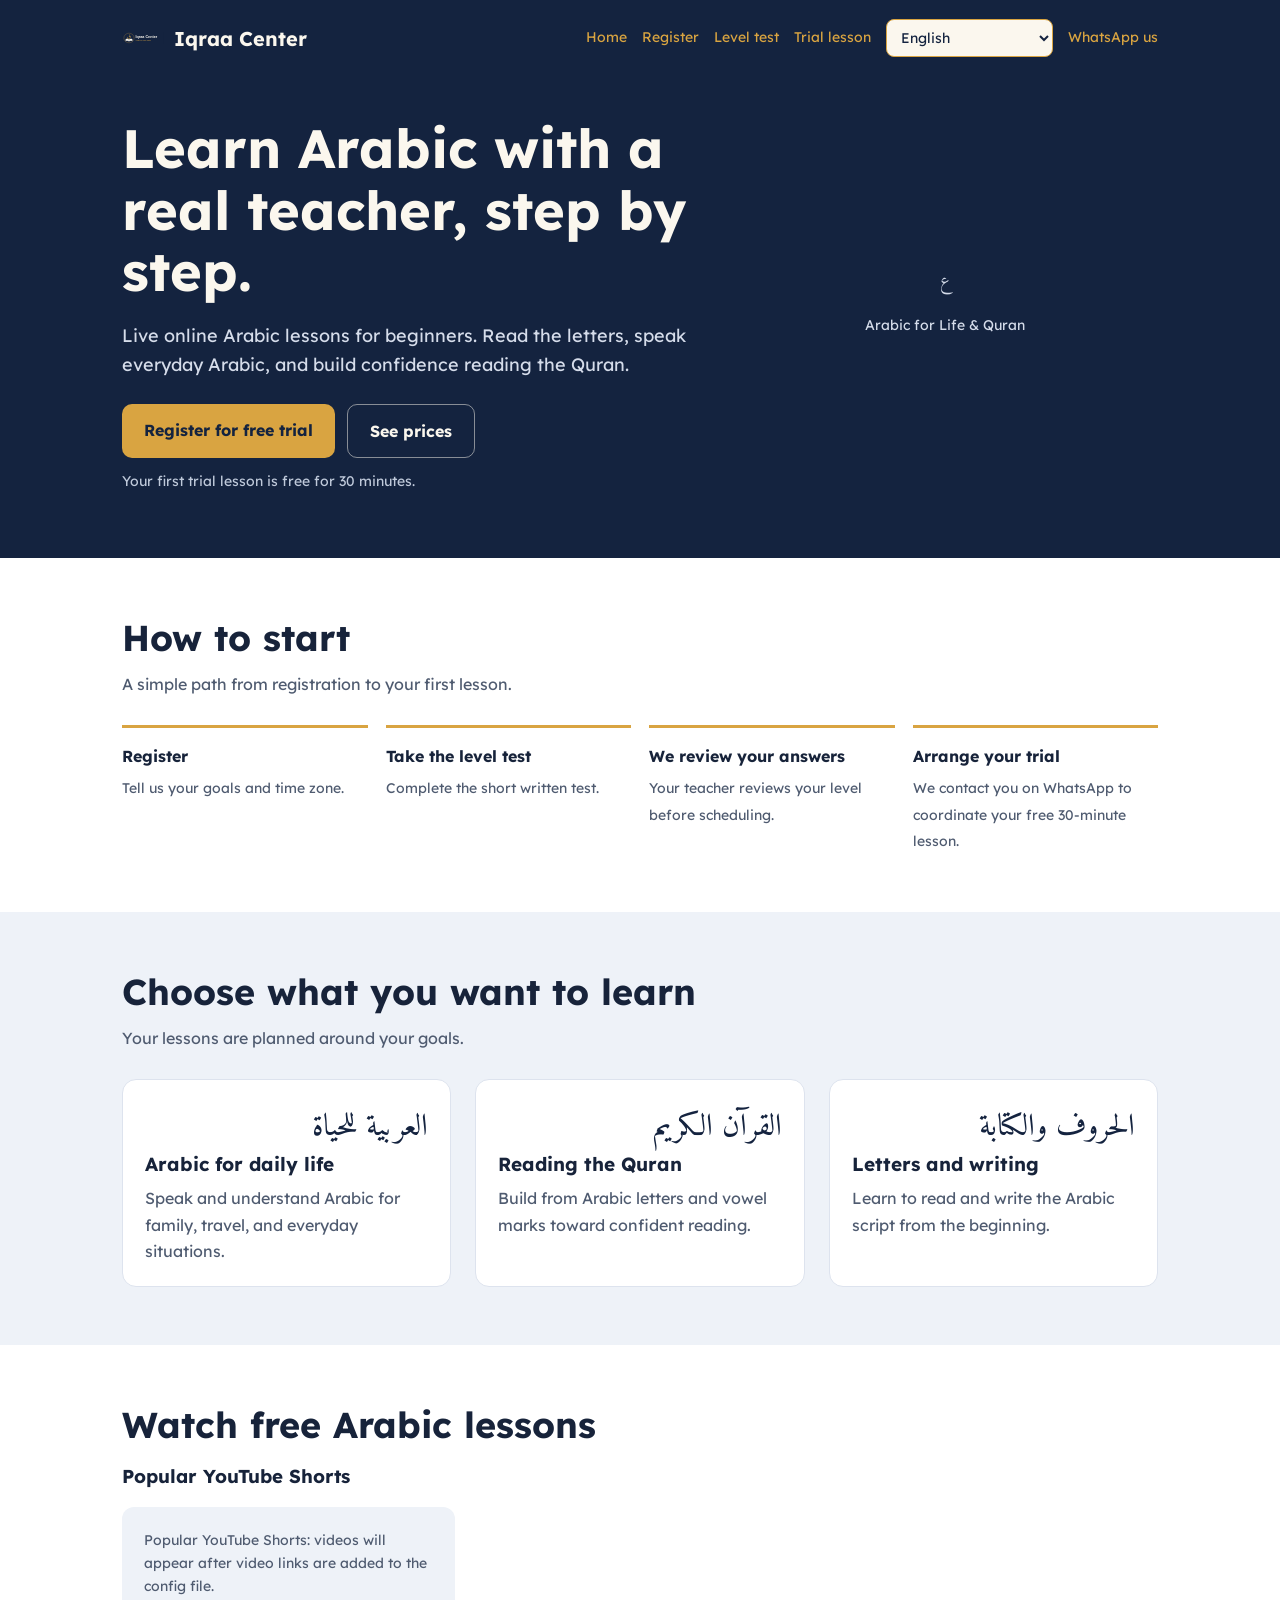
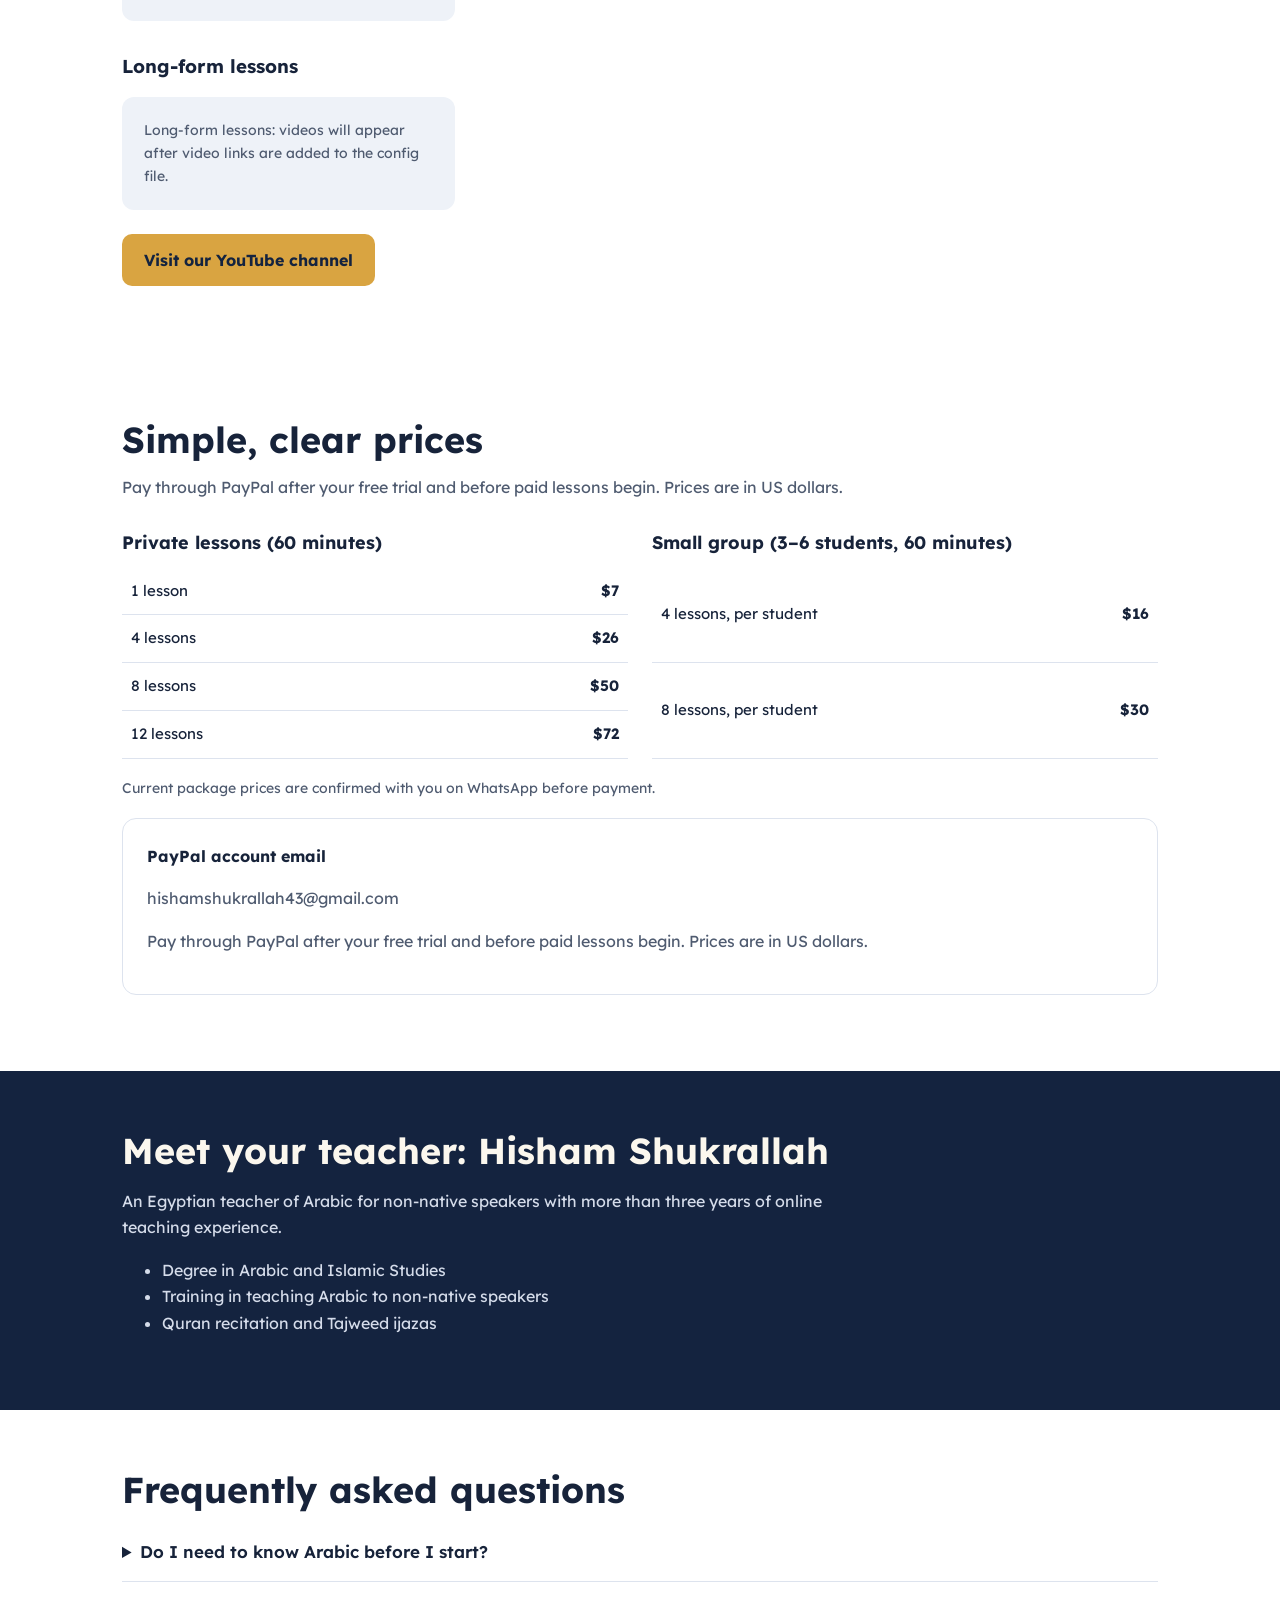
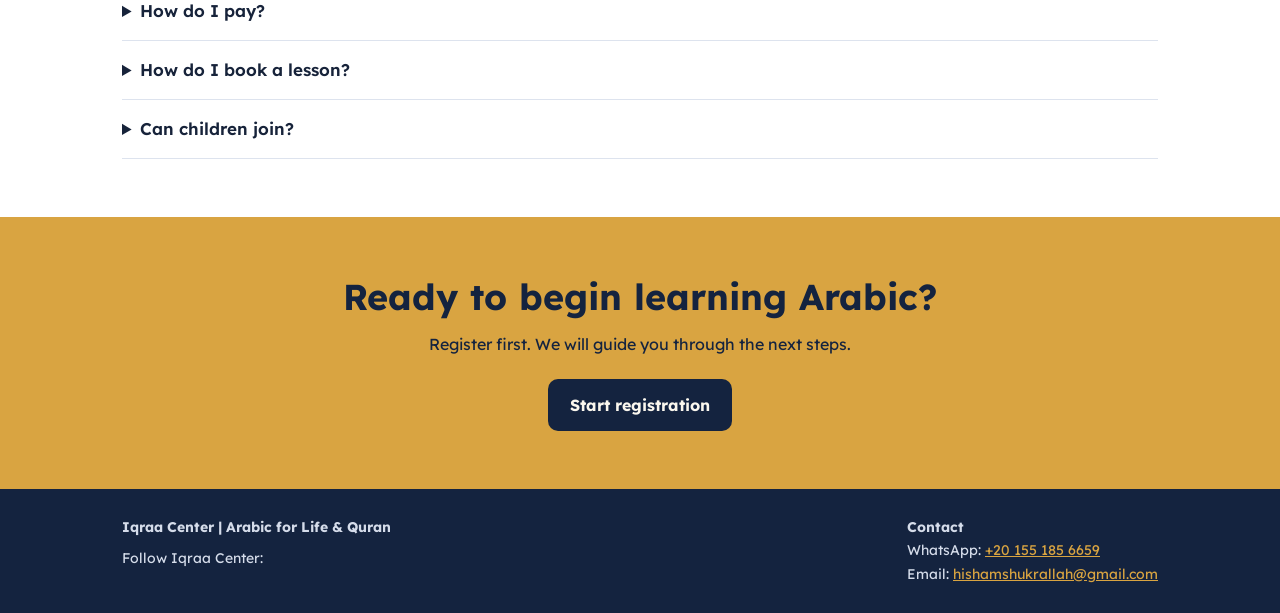
<file: index.html>
<!doctype html>
<html lang="en" dir="ltr">
<head>
<meta charset="utf-8"><meta name="viewport" content="width=device-width,initial-scale=1">
<title>Iqraa Center | Arabic for Life & Quran</title>
<meta name="description" content="Learn Arabic online with Iqraa Center. Free 30-minute trial lesson, Arabic for daily life and Quran reading.">
<meta name="theme-color" content="#14233F">
<link rel="icon" href="data:image/svg+xml,%3Csvg xmlns='http://www.w3.org/2000/svg' viewBox='0 0 100 100'%3E%3Crect width='100' height='100' rx='20' fill='%2314233F'/%3E%3Ctext x='50' y='70' text-anchor='middle' font-size='64' fill='%23D9A441'%3E%D9%82%3C/text%3E%3C/svg%3E">
<link href="https://fonts.googleapis.com/css2?family=Amiri:wght@400;700&family=Lexend:wght@400;500;700&display=swap" rel="stylesheet">
<link rel="stylesheet" href="site.css">
</head>
<body>
<header><div class="wrap">
<nav>
<a class="brand" href="index.html"><img src="iqraa-logo.svg" alt=""><span>Iqraa Center</span></a>
<div class="navlinks">
<a class="small" href="index.html" data-i18n="navHome">Home</a>
<a class="small" href="register.html" data-i18n="navRegister">Register</a>
<a class="small" href="level-test.html" data-i18n="navTest">Level test</a>
<a class="small" href="book.html" data-i18n="navBook">Trial lesson</a>
<select class="language" id="language-select" aria-label="Choose language"></select>
<a class="small" data-config-link="whatsapp" href="https://wa.me/201551856659" data-i18n="navWhatsApp">WhatsApp us</a>
</div>
</nav>
<div class="hero" id="top">
<div>
<h1 data-i18n="heroTitle">Learn Arabic with a real teacher, step by step.</h1>
<p data-i18n="heroText">Live online Arabic lessons for beginners. Read the letters, speak everyday Arabic, and build confidence reading the Quran.</p>
<div class="cta"><a class="btn gold" href="register.html" data-i18n="heroCTA">Register for free trial</a><a class="btn line" href="#price" data-i18n="priceCTA">See prices</a></div>
<div class="note" data-i18n="trialNote">Your first trial lesson is free for 30 minutes.</div>
</div>
<div><p class="letter" lang="ar" aria-hidden="true">ع</p><div class="say">Arabic for Life &amp; Quran</div></div>
</div></div></header>
<main>
<section><div class="wrap">
<h2 data-i18n="howTitle">How to start</h2><p class="lead" data-i18n="howLead">A simple path from registration to your first lesson.</p>
<ol class="steps">
<li><b data-i18n="step1">Register</b><span data-i18n="step1Text">Tell us your goals and time zone.</span></li>
<li><b data-i18n="step2">Take the level test</b><span data-i18n="step2Text">Complete the short written test.</span></li>
<li><b data-i18n="step3">We review your answers</b><span data-i18n="step3Text">Your teacher reviews your level before scheduling.</span></li>
<li><b data-i18n="step4">Arrange your trial</b><span data-i18n="step4Text">We contact you on WhatsApp to coordinate your free 30-minute lesson.</span></li>
</ol>
</div></section>
<section class="goals"><div class="wrap">
<h2 data-i18n="goalsTitle">Choose what you want to learn</h2><p class="lead" data-i18n="goalsLead">Your lessons are planned around your goals.</p>
<div class="goal-list">
<div><div class="ar" lang="ar">العربية للحياة</div><h3 data-i18n="goal1">Arabic for daily life</h3><p data-i18n="goal1Text">Speak and understand Arabic for family, travel, and everyday situations.</p></div>
<div><div class="ar" lang="ar">القرآن الكريم</div><h3 data-i18n="goal2">Reading the Quran</h3><p data-i18n="goal2Text">Build from Arabic letters and vowel marks toward confident reading.</p></div>
<div><div class="ar" lang="ar">الحروف والكتابة</div><h3 data-i18n="goal3">Letters and writing</h3><p data-i18n="goal3Text">Learn to read and write the Arabic script from the beginning.</p></div>
</div></div></section>
<section id="videos"><div class="wrap">
<h2 data-i18n="videosTitle">Watch free Arabic lessons</h2>
<h3 data-i18n="shortsTitle">Popular YouTube Shorts</h3><div class="vrow" id="shorts"><div class="video-empty">Add your video list in site-config.js.</div></div>
<div style="margin-top:34px"><h3 data-i18n="longTitle">Long-form lessons</h3><div class="vrow" id="long-videos"><div class="video-empty">Add your video list in site-config.js.</div></div></div>
<p style="margin-top:24px"><a class="btn gold" id="youtube-button" href="#" data-i18n="youtubeBtn">Visit our YouTube channel</a></p>
</div></section>
<section id="price"><div class="wrap">
<h2 data-i18n="priceTitle">Simple, clear prices</h2><p class="lead" data-i18n="priceLead">Pay through PayPal after your free trial and before paid lessons begin. Prices are in US dollars.</p>
<div class="price-grid">
<table><caption data-i18n="privateTitle">Private lessons (60 minutes)</caption>
<tr><td data-i18n="oneLesson">1 lesson</td><td>$7</td></tr><tr><td data-i18n="fourLessons">4 lessons</td><td>$26</td></tr><tr><td data-i18n="eightLessons">8 lessons</td><td>$50</td></tr><tr><td data-i18n="twelveLessons">12 lessons</td><td>$72</td></tr></table>
<table><caption data-i18n="groupTitle">Small group (3–6 students, 60 minutes)</caption>
<tr><td><span data-i18n="fourLessons">4 lessons</span>, <span data-i18n="perStudent">per student</span></td><td>$16</td></tr><tr><td><span data-i18n="eightLessons">8 lessons</span>, <span data-i18n="perStudent">per student</span></td><td>$30</td></tr></table>
</div><p class="fine" data-i18n="priceNote">Current package prices are confirmed with you on WhatsApp before payment.</p>
<div class="panel"><b data-i18n="paypalLabel">PayPal account email</b><p id="paypal-email">hishamshukrallah43@gmail.com</p><p data-i18n="priceLead">Payment is arranged after the trial lesson.</p></div>
</div></section>
<section class="teacher"><div class="wrap">
<h2 data-i18n="teacherTitle">Meet your teacher: Hisham Shukrallah</h2>
<p data-i18n="teacherText">An Egyptian teacher of Arabic for non-native speakers with more than three years of online teaching experience.</p>
<ul><li data-i18n="credential1">Degree in Arabic and Islamic Studies</li><li data-i18n="credential2">Training in teaching Arabic to non-native speakers</li><li data-i18n="credential3">Quran recitation and Tajweed ijazas</li></ul>
</div></section>
<section class="faq"><div class="wrap"><h2 data-i18n="faqTitle">Frequently asked questions</h2>
<details><summary data-i18n="faq1q">Do I need to know Arabic before I start?</summary><p data-i18n="faq1a">No. Beginners are welcome, including students who are starting with the letters.</p></details>
<details><summary data-i18n="faq2q">How do I pay?</summary><p data-i18n="faq2a">Payment is arranged through PayPal after your free trial. We confirm the details with you on WhatsApp.</p></details>
<details><summary data-i18n="faq3q">How do I book a lesson?</summary><p data-i18n="faq3a">Complete registration and the placement test first. Your teacher reviews the test and then contacts you on WhatsApp to coordinate the trial.</p></details>
<details><summary data-i18n="faq4q">Can children join?</summary><p data-i18n="faq4a">Yes. A parent or guardian should complete registration and help coordinate lessons for students under 18.</p></details>
</div></section>
<section class="final"><div class="wrap"><h2 data-i18n="finalTitle">Ready to begin learning Arabic?</h2><p data-i18n="finalText">Register first. We will guide you through the next steps.</p><a class="btn" href="register.html" data-i18n="finalCTA">Start registration</a></div></section>
</main>
<footer><div class="wrap footer-grid">
<div><strong>Iqraa Center | Arabic for Life &amp; Quran</strong><div class="socials"><span data-i18n="follow">Follow Iqraa Center</span>: <span id="social-links"></span></div></div>
<div><b data-i18n="contact">Contact</b><div>WhatsApp: <a data-config-link="whatsapp" href="https://wa.me/201551856659">+20 155 185 6659</a></div><div>Email: <a href="mailto:hishamshukrallah@gmail.com">hishamshukrallah@gmail.com</a></div></div>
</div></footer>
<script src="site-config.js"></script><script src="site.js"></script><script src="i18n.js"></script>
</body></html>
</file>
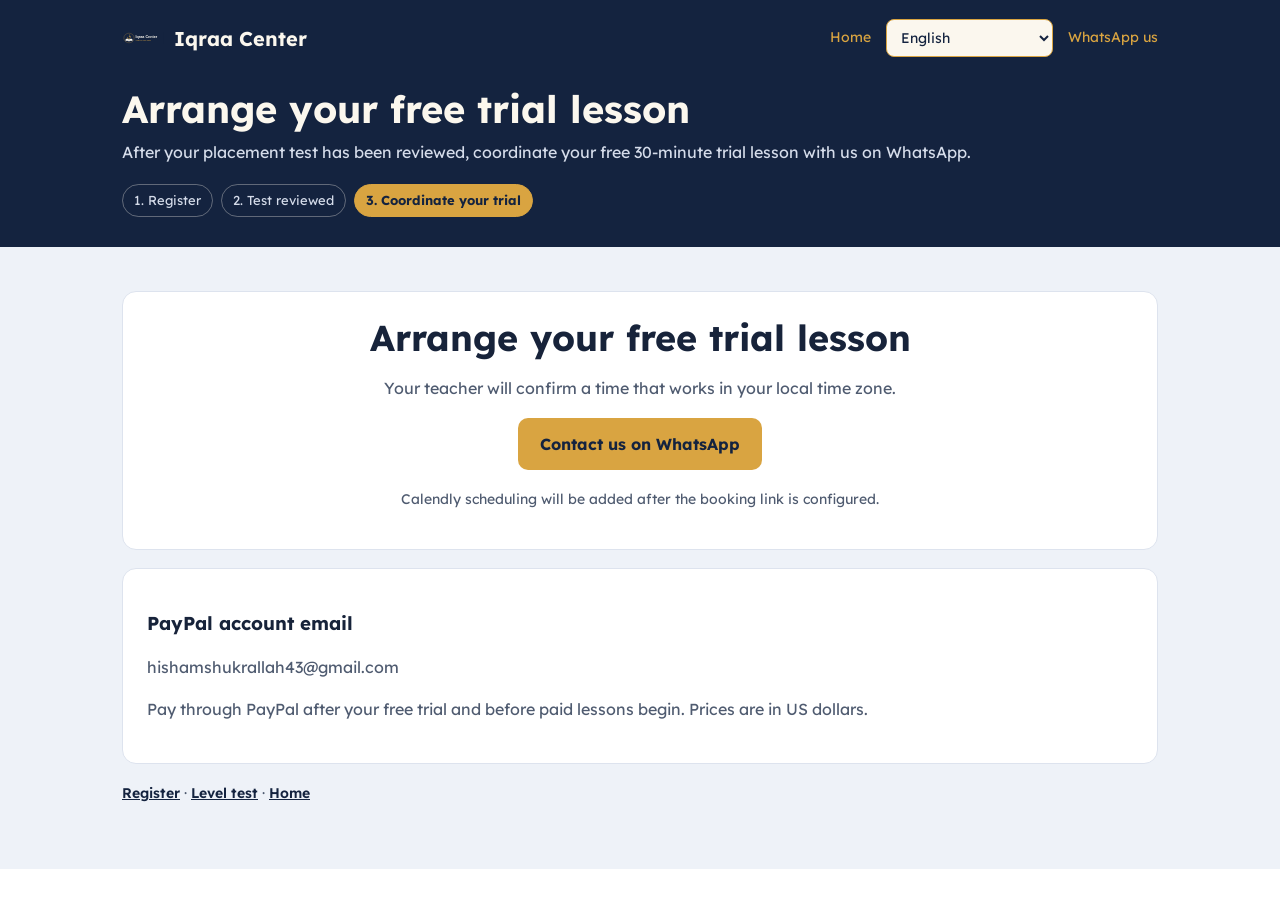
<file: book.html>
<!doctype html>
<html lang="en" dir="ltr"><head><meta charset="utf-8"><meta name="viewport" content="width=device-width,initial-scale=1">
<title>Arrange your free trial lesson | Iqraa Center</title><link href="https://fonts.googleapis.com/css2?family=Amiri:wght@400;700&family=Lexend:wght@400;500;700&display=swap" rel="stylesheet"><link rel="stylesheet" href="site.css"></head>
<body><header><div class="wrap"><nav><a class="brand" href="index.html"><img src="iqraa-logo.svg" alt=""><span>Iqraa Center</span></a><div class="navlinks"><a class="small" href="index.html" data-i18n="navHome">Home</a><select class="language" id="language-select" aria-label="Choose language"></select><a class="small" data-config-link="whatsapp" href="https://wa.me/201551856659" data-i18n="navWhatsApp">WhatsApp us</a></div></nav>
<div class="page-head"><h1 data-i18n="bookTitle">Arrange your free trial lesson</h1><p data-i18n="bookText">After your placement test has been reviewed, coordinate your free 30-minute trial lesson with us on WhatsApp.</p><div class="steps-pills"><span data-i18n="bookStep1">1. Register</span><span data-i18n="bookStep2">2. Test reviewed</span><span class="on" data-i18n="bookStep3">3. Coordinate your trial</span></div></div></div></header>
<main class="form-main"><div class="wrap"><div class="panel center">
<h2 data-i18n="bookTitle">Arrange your free trial lesson</h2><p data-i18n="bookNote">Your teacher will confirm a time that works in your local time zone.</p>
<a class="btn gold" data-config-link="whatsapp" href="https://wa.me/201551856659" data-i18n="bookCTA">Contact us on WhatsApp</a>
<p class="fine" data-i18n="calendlyPending">Calendly scheduling will be added after the booking link is configured.</p>
</div>
<div class="panel"><h3 data-i18n="paypalLabel">PayPal account email</h3><p id="paypal-email">hishamshukrallah43@gmail.com</p><p data-i18n="priceLead">Payment is arranged after the trial lesson.</p></div>
<p class="alt"><a href="register.html" data-i18n="navRegister">Register</a> · <a href="level-test.html" data-i18n="navTest">Level test</a> · <a href="index.html" data-i18n="navHome">Home</a></p>
</div></main><script src="site-config.js"></script><script src="site.js"></script><script src="i18n.js"></script></body></html>
</file>
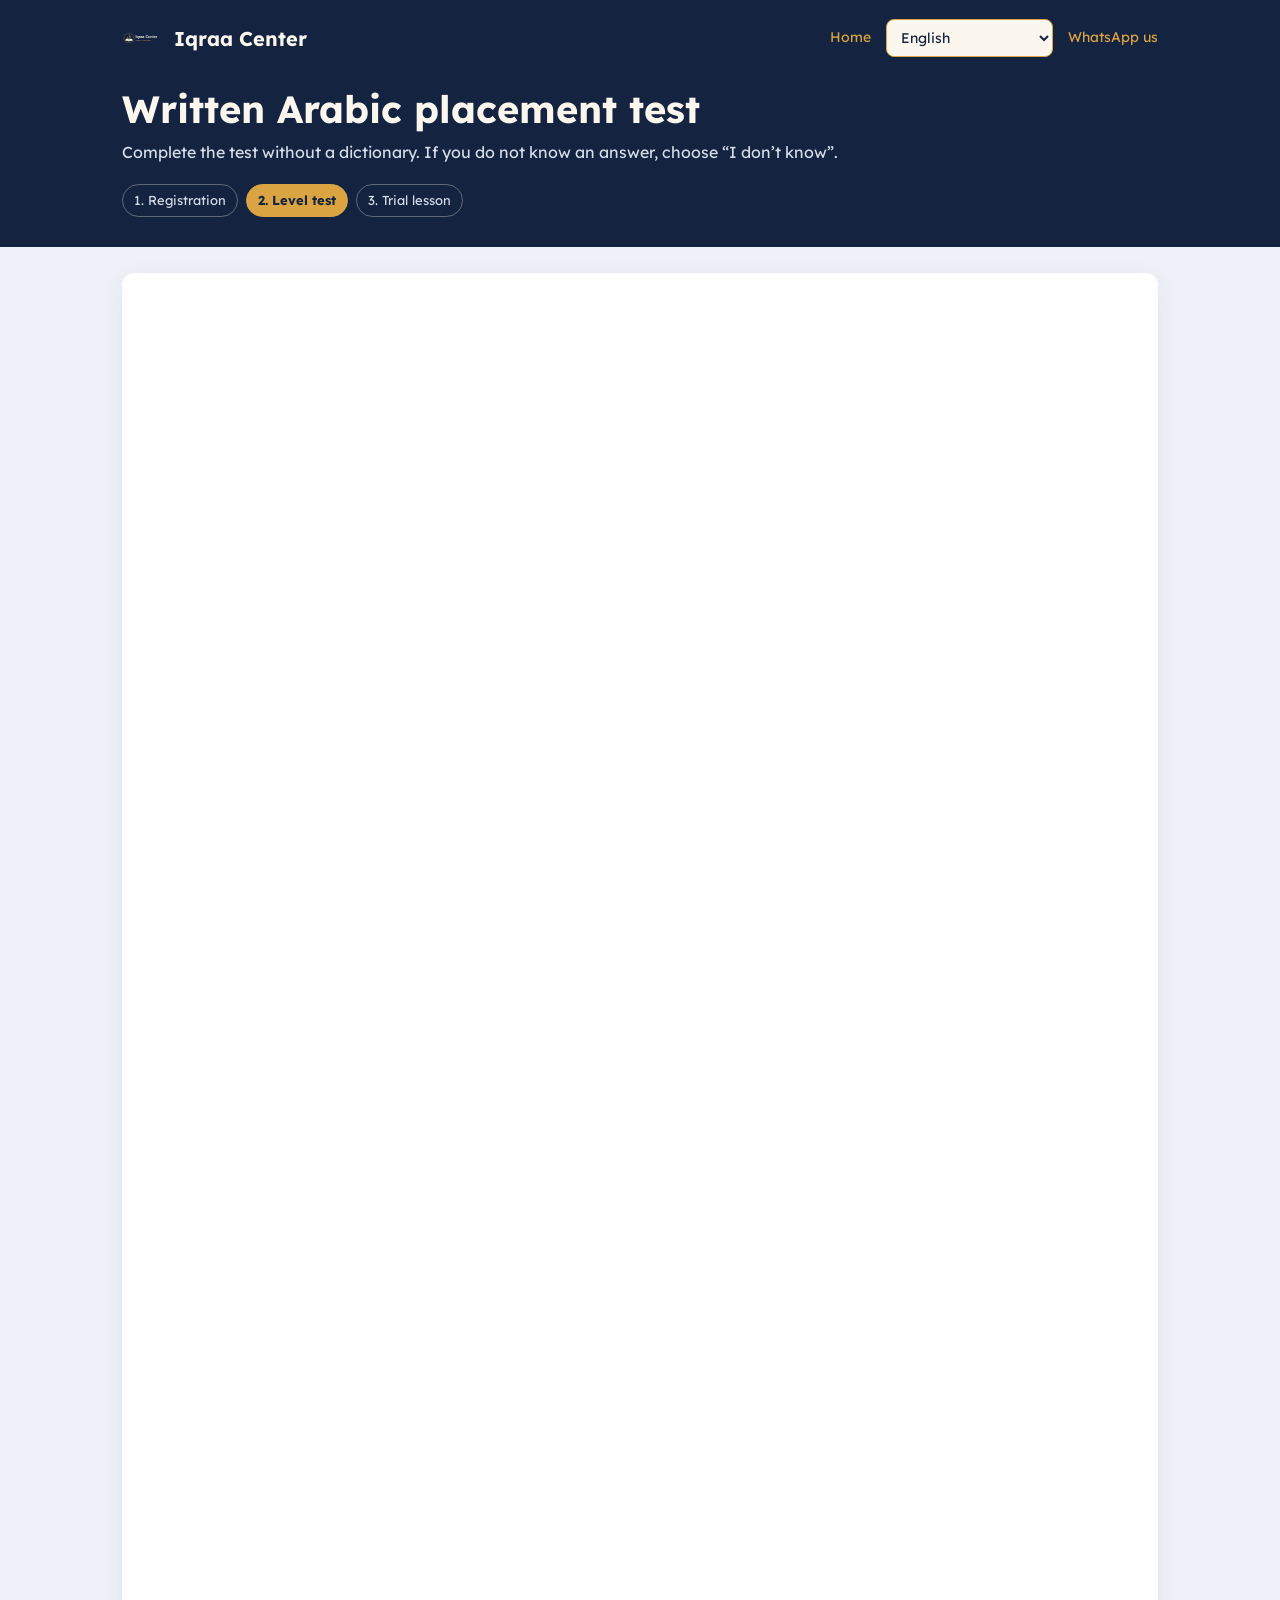
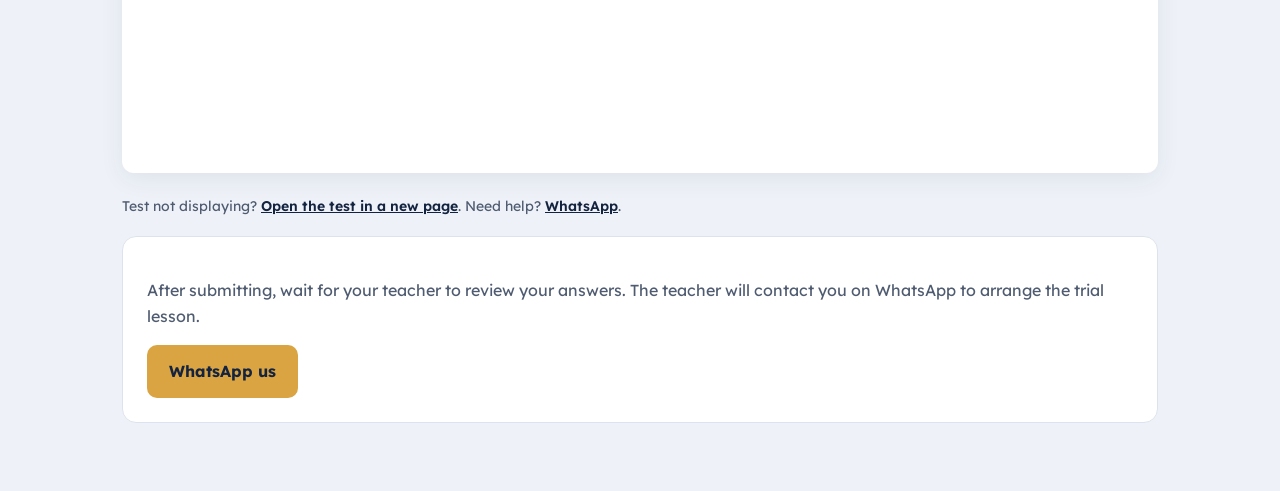
<file: level-test.html>
<!doctype html>
<html lang="en" dir="ltr"><head><meta charset="utf-8"><meta name="viewport" content="width=device-width,initial-scale=1">
<title>Written Arabic placement test | Iqraa Center</title><link href="https://fonts.googleapis.com/css2?family=Amiri:wght@400;700&family=Lexend:wght@400;500;700&display=swap" rel="stylesheet"><link rel="stylesheet" href="site.css"></head>
<body><header><div class="wrap"><nav><a class="brand" href="index.html"><img src="iqraa-logo.svg" alt=""><span>Iqraa Center</span></a><div class="navlinks"><a class="small" href="index.html" data-i18n="navHome">Home</a><select class="language" id="language-select" aria-label="Choose language"></select><a class="small" data-config-link="whatsapp" href="https://wa.me/201551856659" data-i18n="navWhatsApp">WhatsApp us</a></div></nav>
<div class="page-head"><h1 data-i18n="testTitle">Written Arabic placement test</h1><p data-i18n="testText">Complete the test without a dictionary. If you do not know an answer, choose “I don’t know”.</p><div class="steps-pills"><span data-i18n="stepReg">1. Registration</span><span class="on" data-i18n="stepTest">2. Level test</span><span data-i18n="stepTrial">3. Trial lesson</span></div></div></div></header>
<main class="form-main"><div class="wrap">
<iframe class="form-frame" src="https://forms.gle/bJcYz4Jd9y3Vrxyo7?embedded=true" title="Written Arabic placement test" loading="lazy">Loading test...</iframe>
<p class="alt"><span data-i18n="testFallback">Test not displaying?</span> <a href="https://forms.gle/bJcYz4Jd9y3Vrxyo7" target="_blank" rel="noopener" data-i18n="openTest">Open the test in a new page</a>. <span data-i18n="help">Need help?</span> <a data-config-link="whatsapp" href="https://wa.me/201551856659">WhatsApp</a>.</p>
<div class="panel"><p data-i18n="nextAfterTest">After submitting, wait for your teacher to review your answers. The teacher will contact you on WhatsApp to arrange the trial lesson.</p><a class="btn gold" data-config-link="whatsapp" href="https://wa.me/201551856659" data-i18n="navWhatsApp">WhatsApp us</a></div>
</div></main><script src="site-config.js"></script><script src="site.js"></script><script src="i18n.js"></script></body></html>
</file>
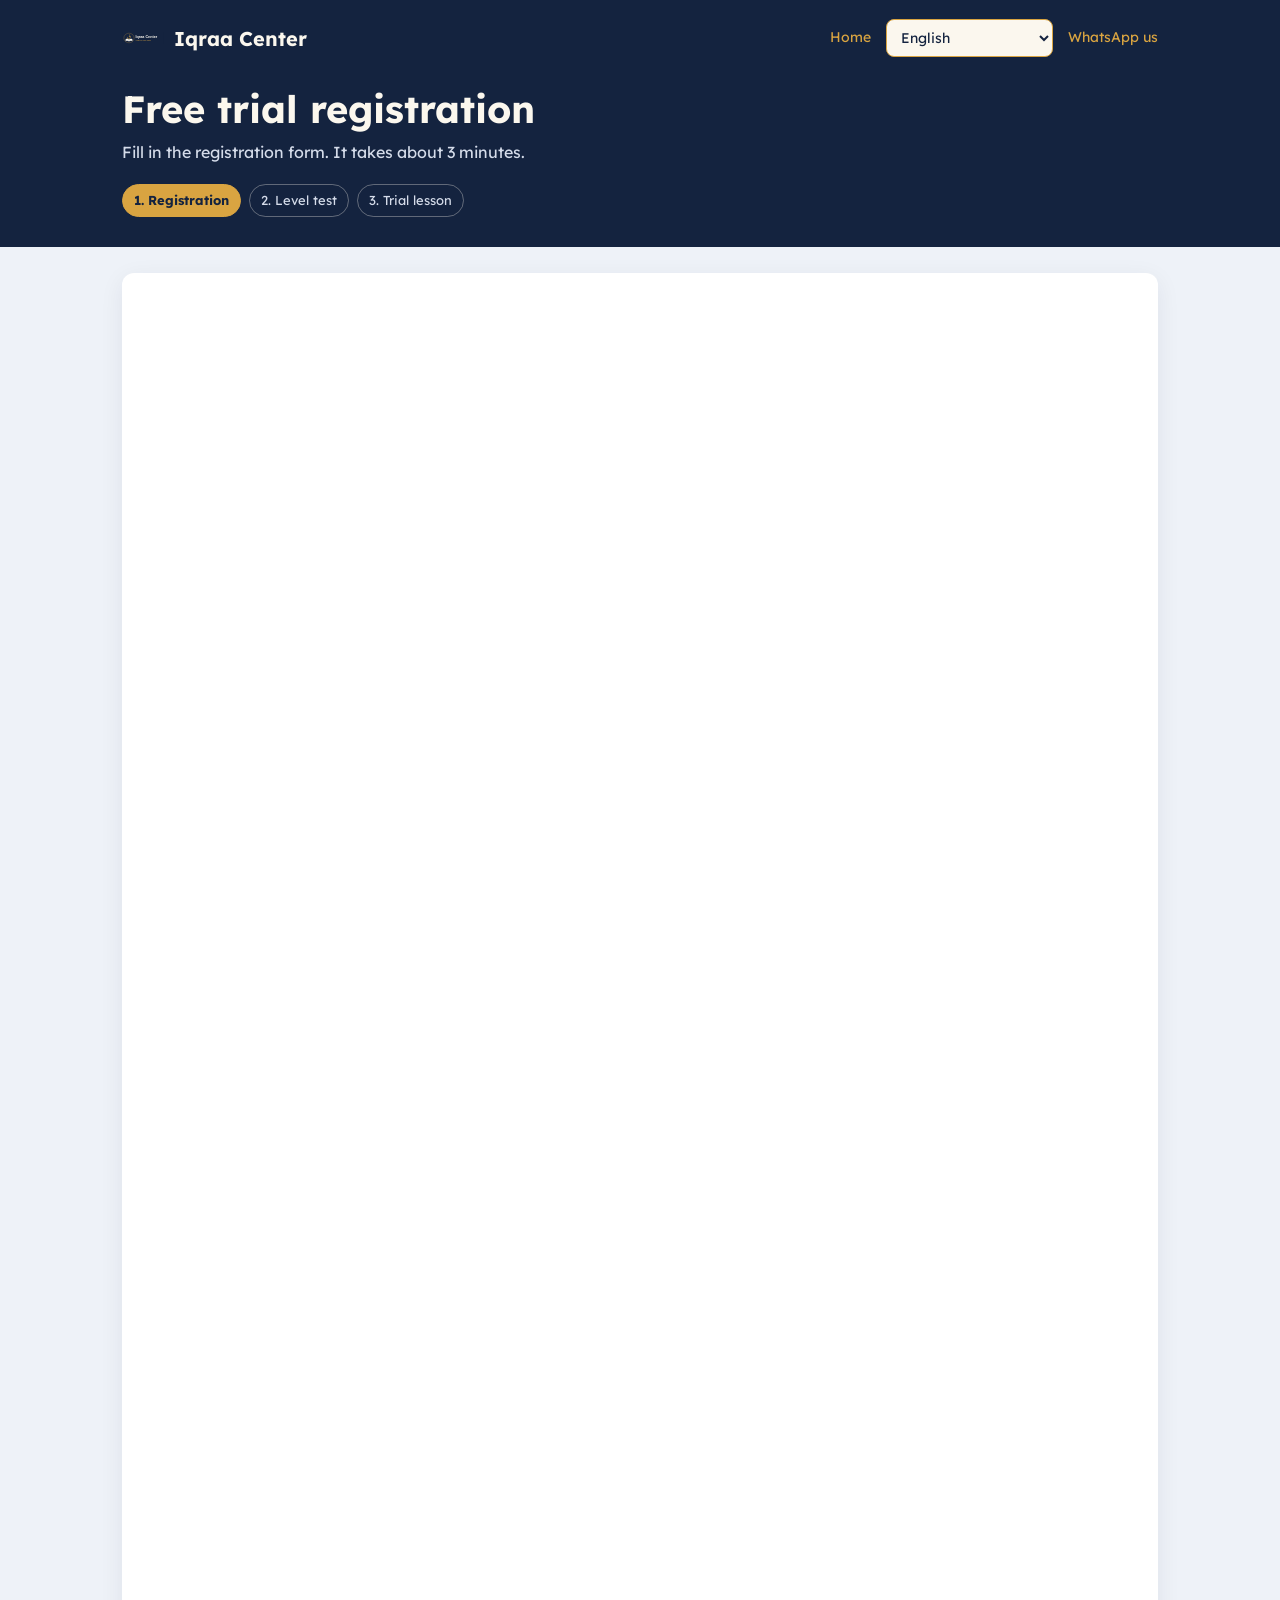
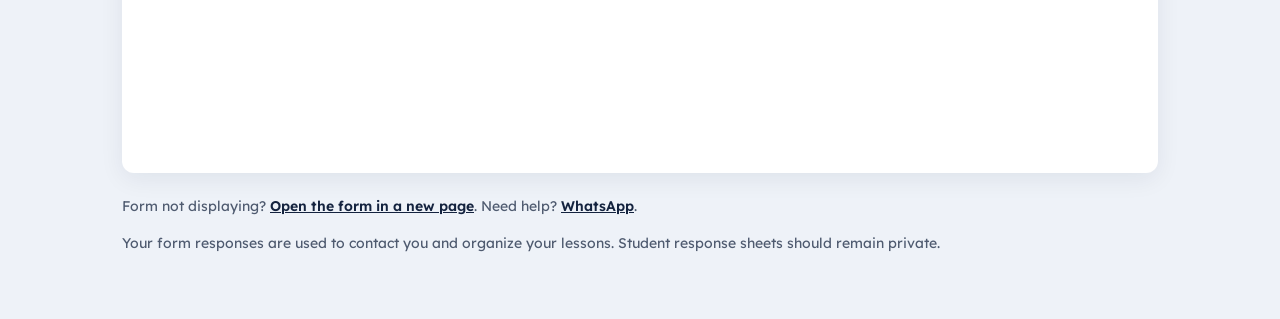
<file: register.html>
<!doctype html>
<html lang="en" dir="ltr"><head><meta charset="utf-8"><meta name="viewport" content="width=device-width,initial-scale=1">
<title>Free trial registration | Iqraa Center</title><link href="https://fonts.googleapis.com/css2?family=Amiri:wght@400;700&family=Lexend:wght@400;500;700&display=swap" rel="stylesheet"><link rel="stylesheet" href="site.css"></head>
<body><header><div class="wrap"><nav><a class="brand" href="index.html"><img src="iqraa-logo.svg" alt=""><span>Iqraa Center</span></a><div class="navlinks"><a class="small" href="index.html" data-i18n="navHome">Home</a><select class="language" id="language-select" aria-label="Choose language"></select><a class="small" data-config-link="whatsapp" href="https://wa.me/201551856659" data-i18n="navWhatsApp">WhatsApp us</a></div></nav>
<div class="page-head"><h1 data-i18n="registerTitle">Free trial registration</h1><p data-i18n="registerText">Fill in the registration form. It takes about 3 minutes.</p><div class="steps-pills"><span class="on" data-i18n="stepReg">1. Registration</span><span data-i18n="stepTest">2. Level test</span><span data-i18n="stepTrial">3. Trial lesson</span></div></div></div></header>
<main class="form-main"><div class="wrap">
<iframe class="form-frame" src="https://forms.gle/yf2jVGhF9KhYW8ZP6?embedded=true" title="Free trial registration form" loading="lazy">Loading form...</iframe>
<p class="alt"><span data-i18n="formFallback">Form not displaying?</span> <a href="https://forms.gle/yf2jVGhF9KhYW8ZP6" target="_blank" rel="noopener" data-i18n="openForm">Open the form in a new page</a>. <span data-i18n="help">Need help?</span> <a data-config-link="whatsapp" href="https://wa.me/201551856659">WhatsApp</a>.</p>
<p class="alt" data-i18n="privacyNote">Your form responses are used to contact you and organize your lessons. Student response sheets should remain private.</p>
</div></main><script src="site-config.js"></script><script src="site.js"></script><script src="i18n.js"></script></body></html>
</file>
<file: site.css>
/* Shared Iqraa Center styles */
:root{--navy:#14233F;--navy2:#1D3157;--gold:#D9A441;--paper:#FBF7EE;--ink:#17233A;--mute:#4F5B70;--line:#DDE3EE;--tint:#EEF2F8}
*{box-sizing:border-box}
html{scroll-behavior:smooth}
body{margin:0;font-family:Lexend,system-ui,Arial,sans-serif;color:var(--ink);background:#fff;line-height:1.65;font-size:16px}
a{color:inherit}
:focus-visible{outline:3px solid var(--gold);outline-offset:3px}
.wrap{max-width:1080px;margin:0 auto;padding:0 22px}
header{background:var(--navy);color:var(--paper)}
nav{display:flex;align-items:center;justify-content:space-between;gap:16px;padding:17px 0;flex-wrap:wrap}
.brand{display:flex;align-items:center;gap:10px;text-decoration:none;font-weight:700;font-size:20px;color:inherit}
.brand img{width:42px;height:42px;object-fit:contain}
nav .navlinks{display:flex;align-items:center;gap:15px;flex-wrap:wrap}
nav a.small{color:var(--gold);text-decoration:none;font-size:14px}
.language{background:var(--paper);color:var(--navy);border:1px solid var(--gold);padding:8px 10px;border-radius:8px;font:inherit;font-size:14px}
.btn{display:inline-block;padding:13px 22px;border-radius:10px;font-weight:700;text-decoration:none;font-size:16px;border:0;cursor:pointer}
.btn.gold{background:var(--gold);color:var(--navy)}
.btn.line{border:1px solid #FBF7EE80;color:var(--paper)}
.hero{display:grid;grid-template-columns:1.15fr .85fr;gap:32px;align-items:center;padding:42px 0 64px}
h1{font-size:clamp(32px,5vw,54px);line-height:1.14;margin:0 0 18px}
.hero p{font-size:18px;color:#D5DCEA;max-width:39em;margin:0 0 24px}
.cta{display:flex;gap:12px;flex-wrap:wrap}
.note{margin-top:12px;color:#BFC9DA;font-size:14px}
.letter{font-family:Amiri,serif;font-size:clamp(180px,27vw,320px);line-height:.9;color:var(--gold);text-align:center;direction:rtl;margin:0}
.say{text-align:center;color:#D5DCEA;font-size:14px}
section{padding:58px 0}
h2{font-size:clamp(25px,3.5vw,36px);line-height:1.2;margin:0 0 12px}
h3{line-height:1.25}
.lead{color:var(--mute);max-width:48em;margin:0 0 28px}
.steps{list-style:none;padding:0;margin:25px 0 0;display:grid;grid-template-columns:repeat(4,1fr);gap:18px}
.steps li{border-top:3px solid var(--gold);padding:15px 10px 0 0}
.steps b{display:block;margin-bottom:5px}
.steps span{color:var(--mute);font-size:14px}
.goals{background:var(--tint)}
.goal-list{display:grid;grid-template-columns:repeat(3,1fr);gap:24px}
.goal-list>div{background:#fff;border:1px solid var(--line);border-radius:14px;padding:22px}
.goal-list h3{margin:0 0 8px;font-size:19px}
.goal-list p{margin:0;color:var(--mute)}
.ar{font-family:Amiri,serif;font-size:31px;color:var(--navy);direction:rtl}
.price-grid{display:grid;grid-template-columns:1fr 1fr;gap:24px}
table{width:100%;border-collapse:collapse;font-size:15px}
caption{text-align:start;font-weight:700;font-size:18px;padding:0 0 10px}
th,td{padding:11px 9px;border-bottom:1px solid var(--line);text-align:start}
td:last-child,th:last-child{text-align:end;font-weight:700}
.fine{color:var(--mute);font-size:14px;margin-top:18px}
.teacher{background:var(--navy);color:var(--paper)}
.teacher p,.teacher ul{color:#D5DCEA;max-width:48em}
.faq details{border-bottom:1px solid var(--line);padding:15px 0}
.faq summary{cursor:pointer;font-weight:600;font-size:17px}
.faq details p{margin:8px 0 0;color:var(--mute)}
.final{background:var(--gold);color:var(--navy);text-align:center}
.final p{max-width:40em;margin:0 auto 22px}
.final .btn{background:var(--navy);color:var(--paper)}
footer{background:var(--navy);color:#D5DCEA;padding:27px 0;font-size:14px}
footer a{color:var(--gold)}
.footer-grid{display:flex;justify-content:space-between;gap:18px;flex-wrap:wrap}
.socials{margin-top:8px}
.socials a{margin-inline-end:10px}
.vrow{display:grid;grid-template-columns:repeat(3,1fr);gap:18px;margin-top:18px}
.video-card{border:1px solid var(--line);border-radius:12px;overflow:hidden;background:#fff}
.video-card>a{display:block;position:relative}
.video-card img{width:100%;display:block;aspect-ratio:16/9;object-fit:cover}
.video-card .play{position:absolute;inset:0;display:grid;place-items:center;color:white;font-size:36px;text-shadow:0 1px 8px #000}
.video-card h3{font-size:15px;padding:0 14px 10px}
.video-empty{padding:22px;background:var(--tint);border-radius:12px;color:var(--mute);font-size:14px}
.form-main{background:var(--tint);min-height:60vh;padding:26px 0 50px}
.page-head{padding:12px 0 30px}
.page-head h1{font-size:clamp(27px,4.5vw,38px);margin-bottom:8px}
.page-head p{color:#D5DCEA;margin:0}
.steps-pills{display:flex;gap:8px;flex-wrap:wrap;margin-top:18px;font-size:13px}
.steps-pills span{padding:5px 11px;border:1px solid #FBF7EE55;border-radius:99px;color:#D5DCEA}
.steps-pills .on{background:var(--gold);color:var(--navy);border-color:var(--gold);font-weight:700}
iframe.form-frame{width:100%;height:1500px;border:0;background:#fff;border-radius:12px;box-shadow:0 6px 25px #14233F12}
.alt{font-size:14px;color:var(--mute);margin:14px 0}
.alt a{font-weight:600;color:var(--navy)}
.panel{background:#fff;border:1px solid var(--line);border-radius:14px;padding:24px;margin:18px 0}
.panel p{color:var(--mute)}
.center{text-align:center}
@media(max-width:820px){.hero{grid-template-columns:1fr;padding:34px 0 45px}.letter{font-size:180px}.steps{grid-template-columns:1fr 1fr}.goal-list,.price-grid{grid-template-columns:1fr}.vrow{grid-template-columns:1fr 1fr}}
@media(max-width:520px){body{font-size:15px}.wrap{padding:0 16px}nav .navlinks{width:100%;gap:10px}.steps{grid-template-columns:1fr}.vrow{grid-template-columns:1fr}.btn{width:100%;text-align:center}.letter{font-size:150px}.brand{font-size:18px}}
@media(prefers-reduced-motion:reduce){html{scroll-behavior:auto}}
[dir=rtl] body{text-align:right}
[dir=rtl] .steps li{padding:15px 0 0 10px}
[dir=rtl] ul{padding-right:22px;padding-left:0}
</file>
